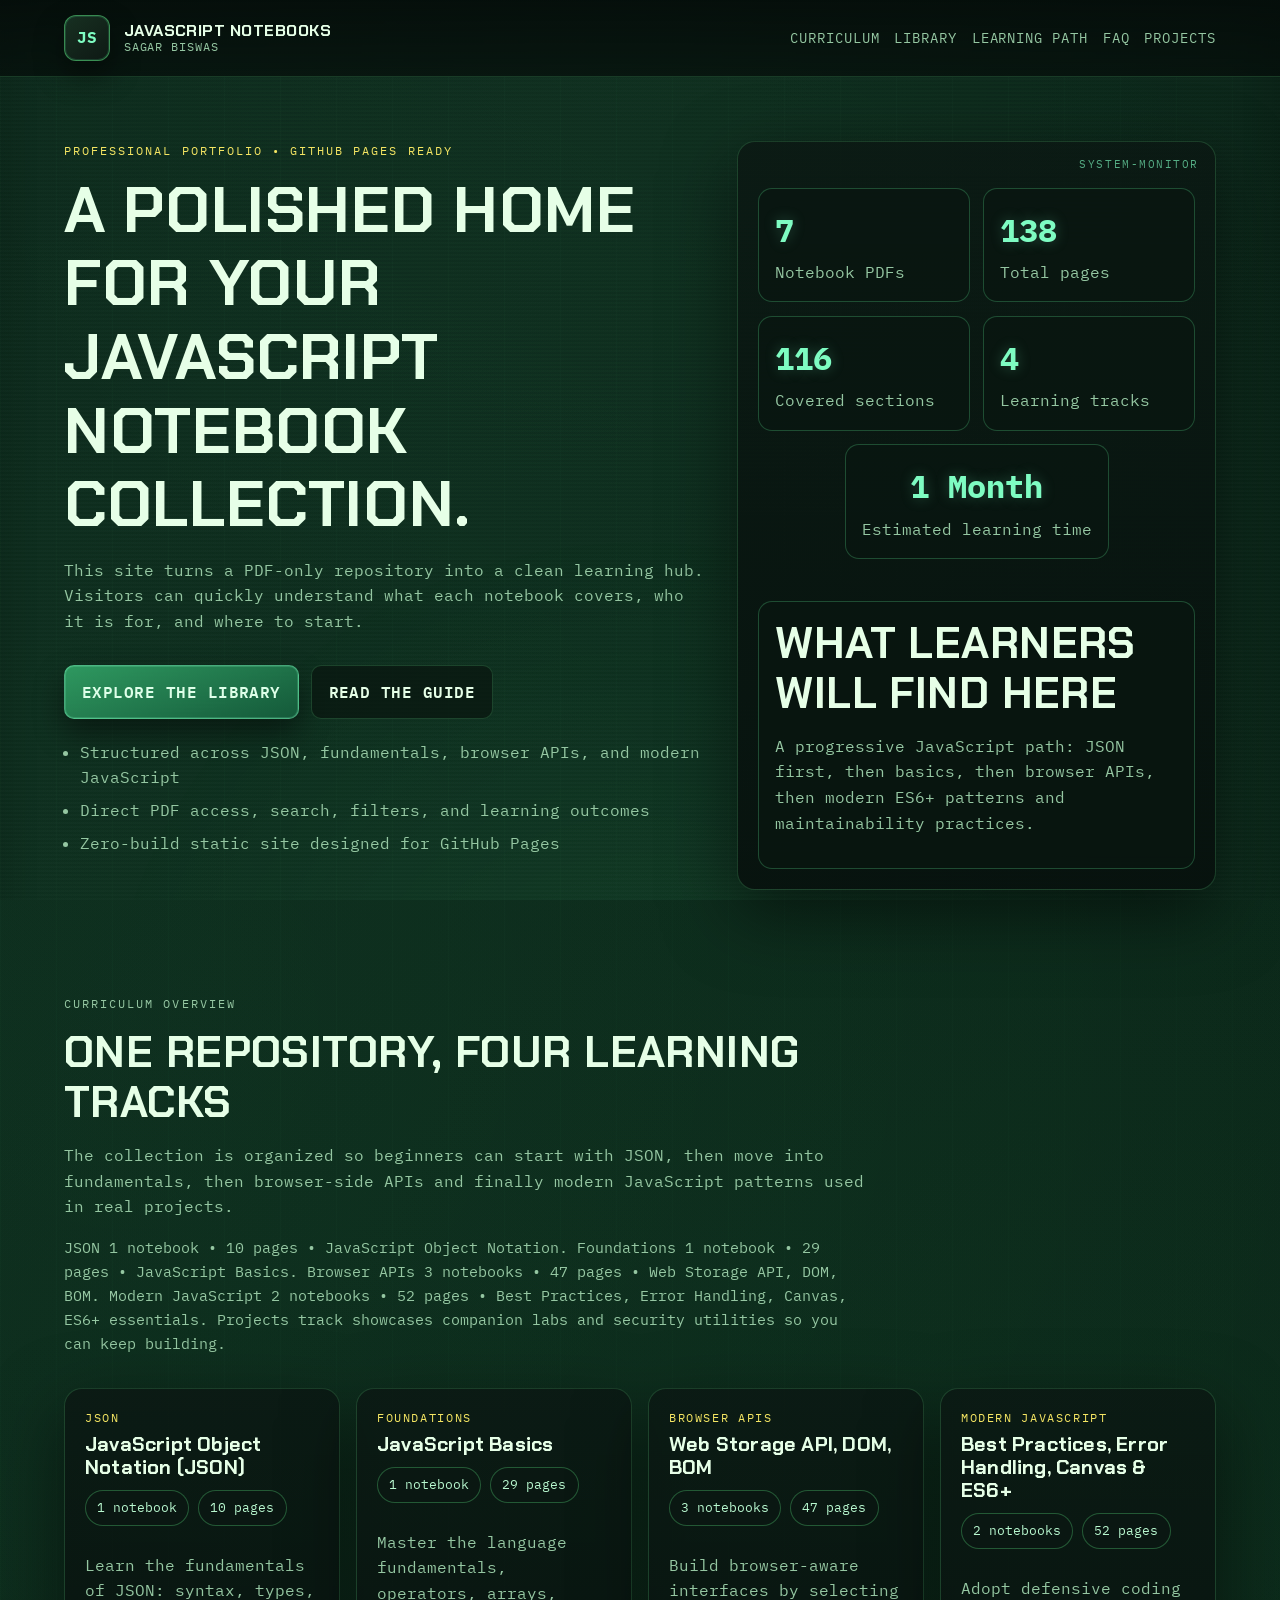
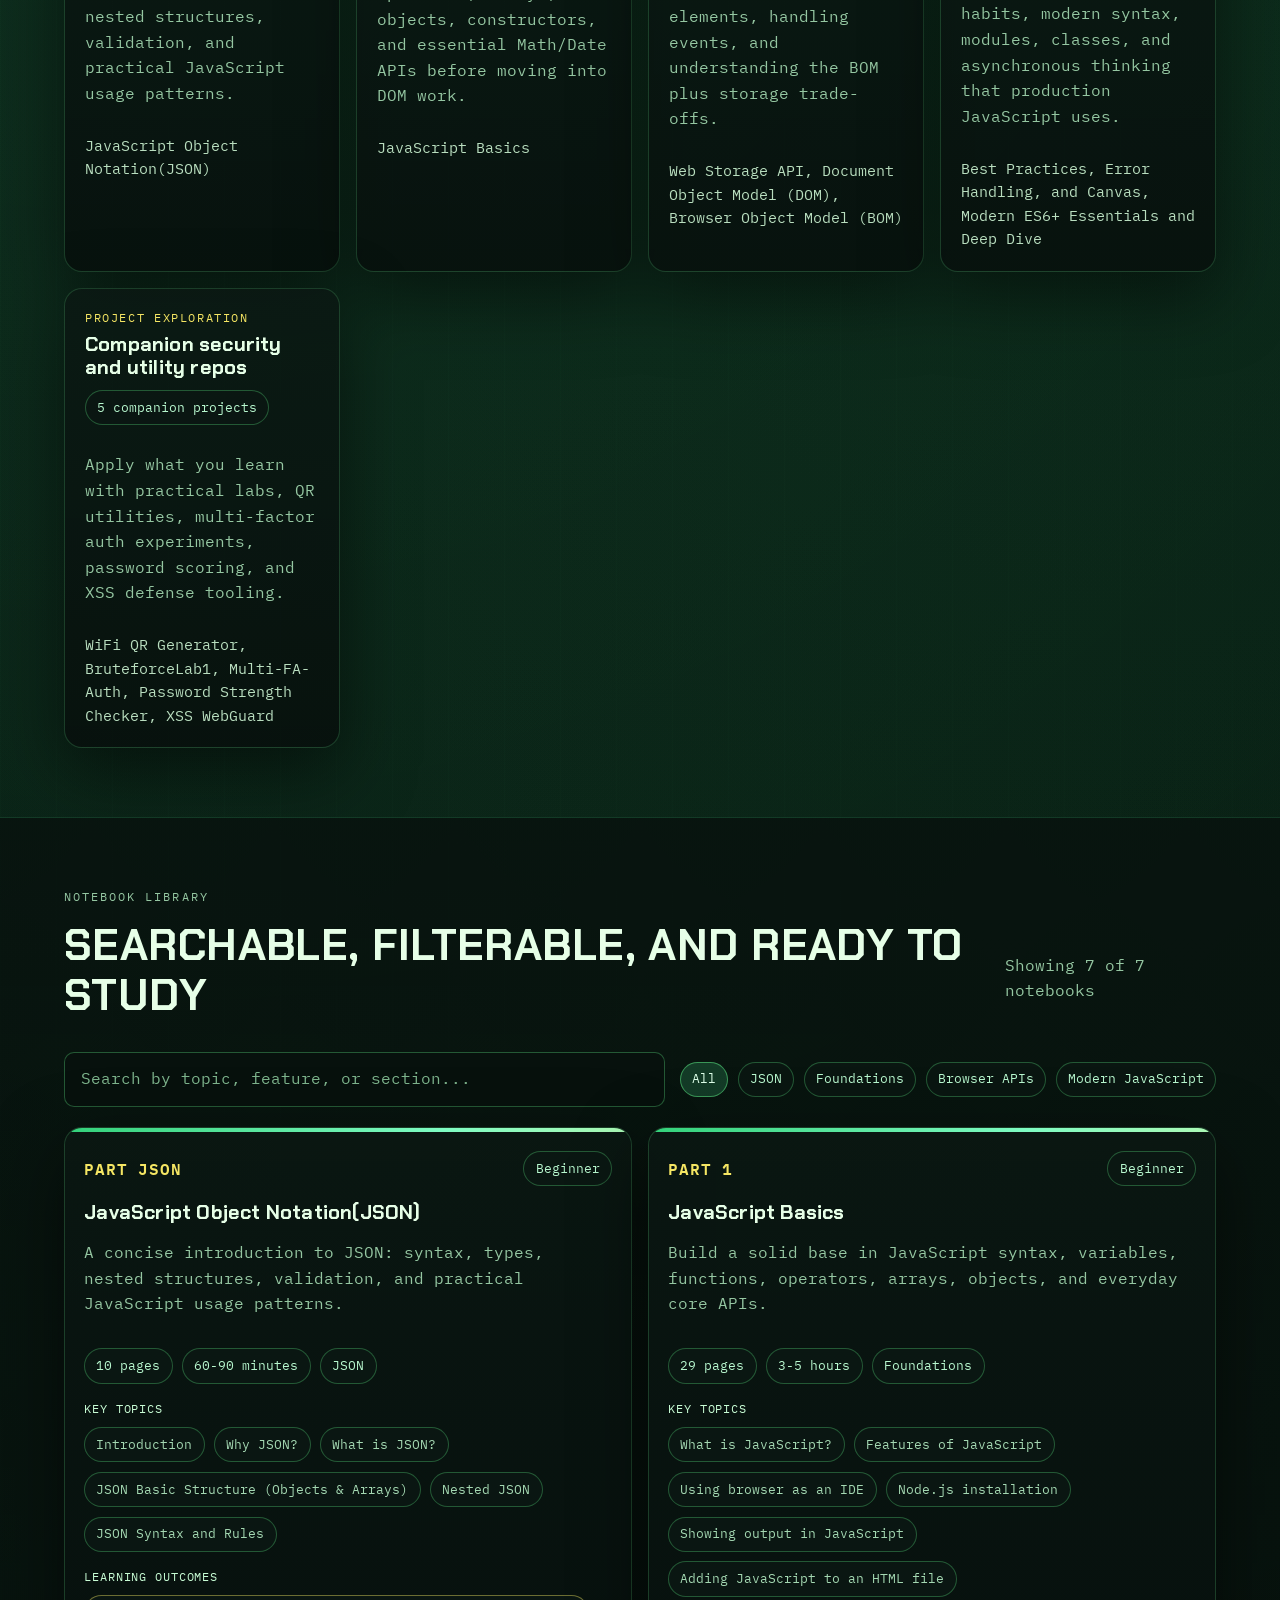
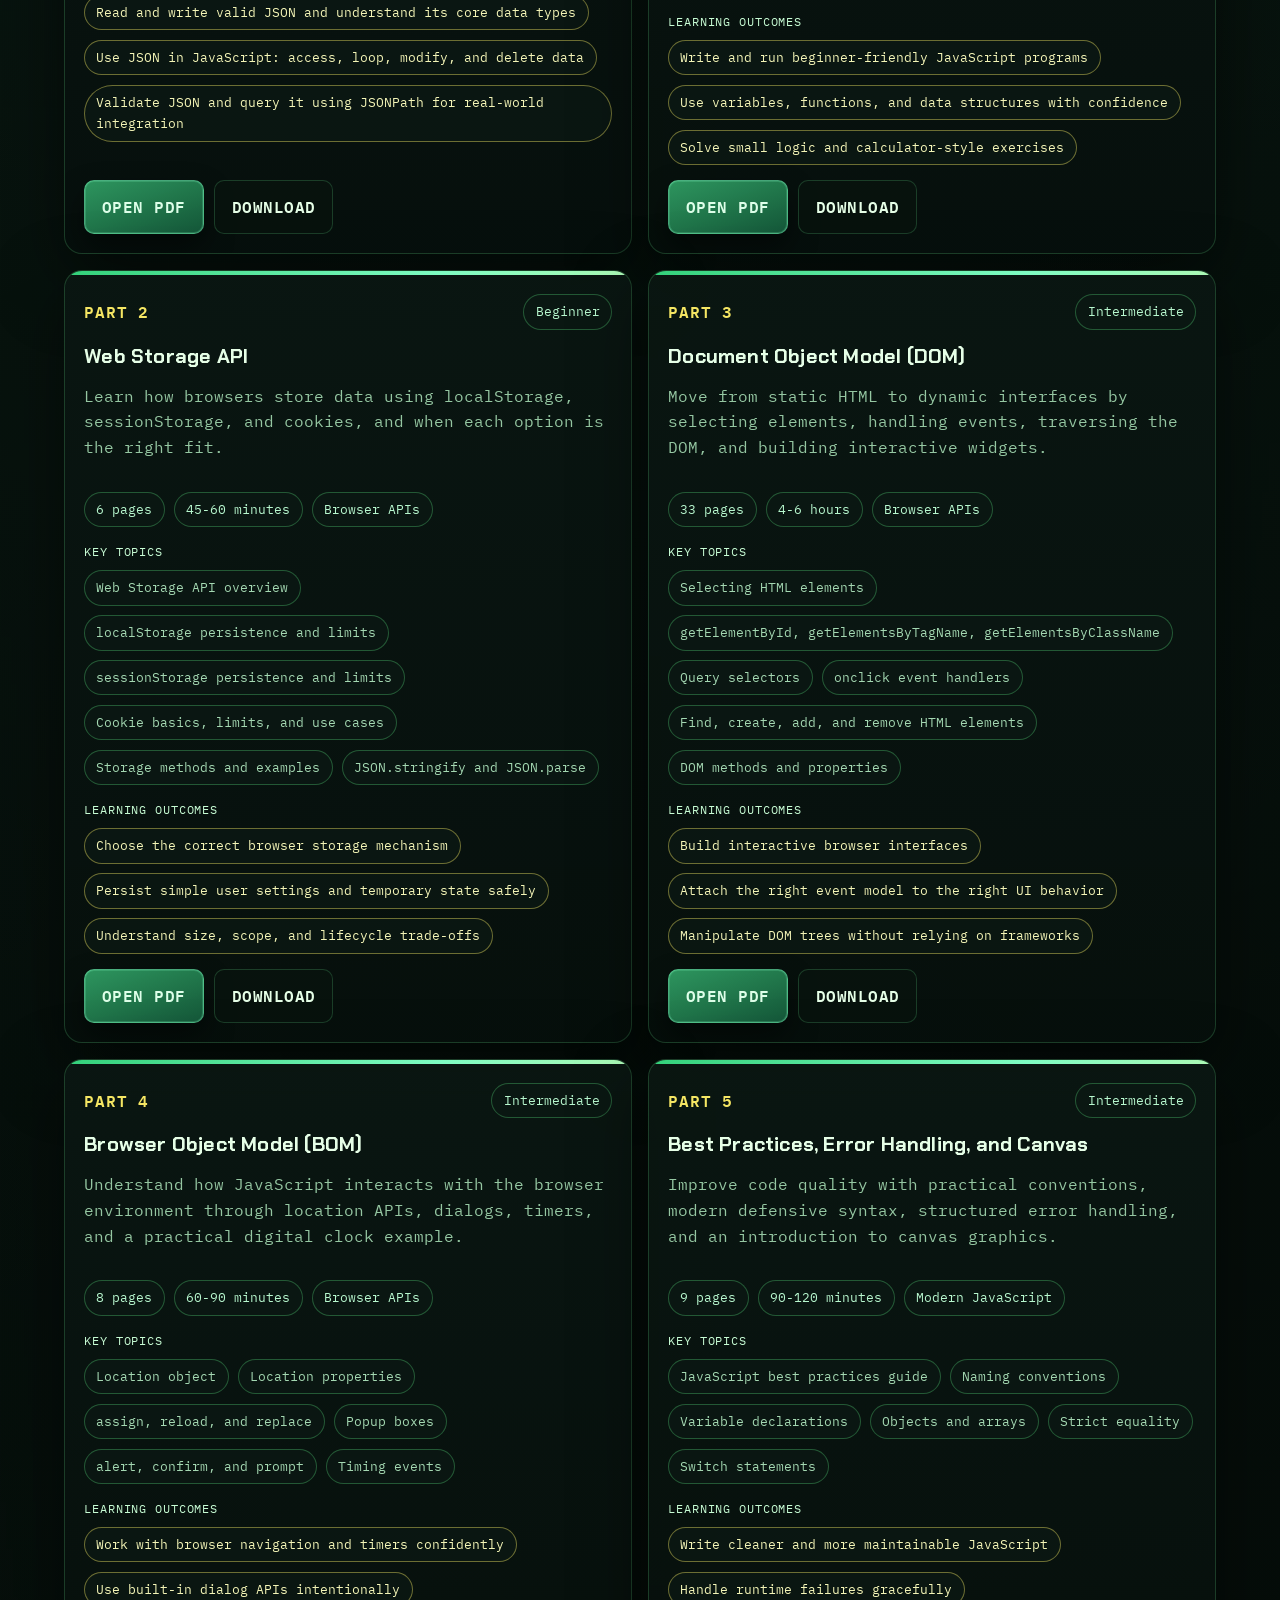
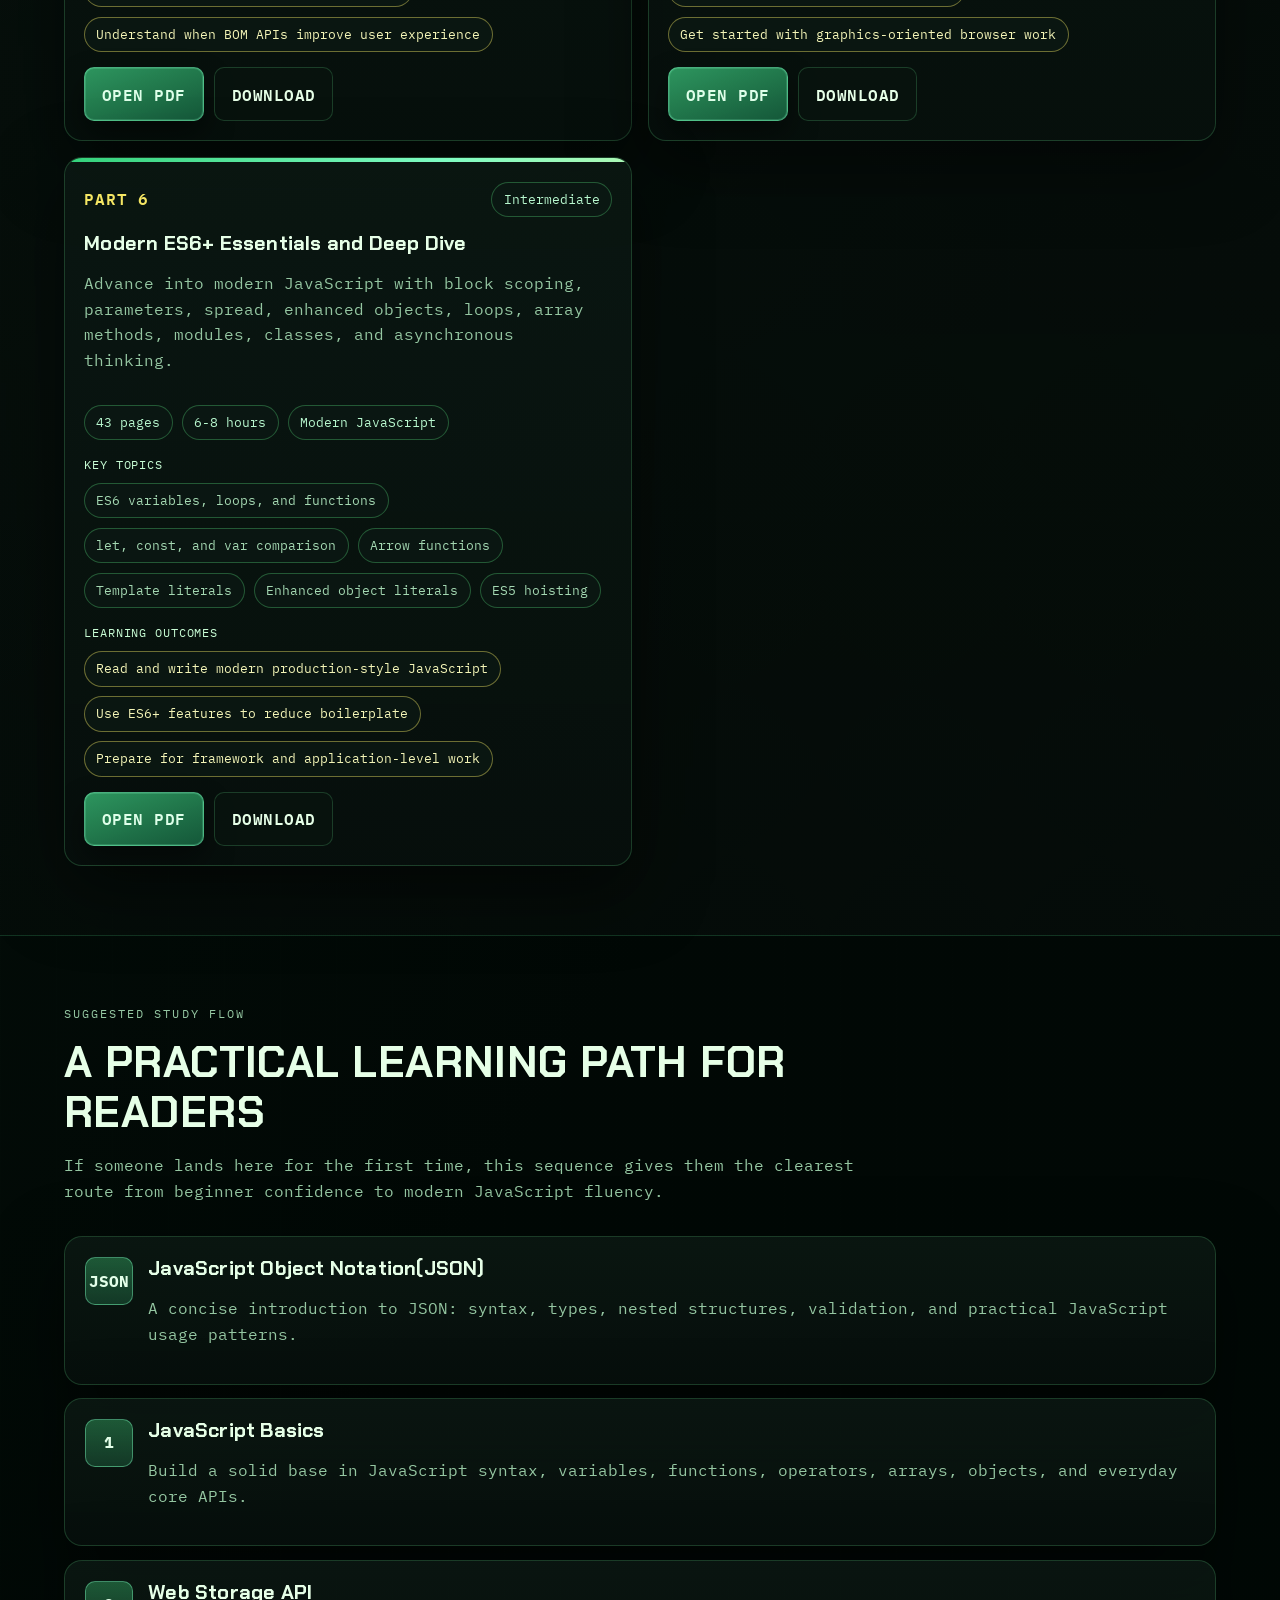
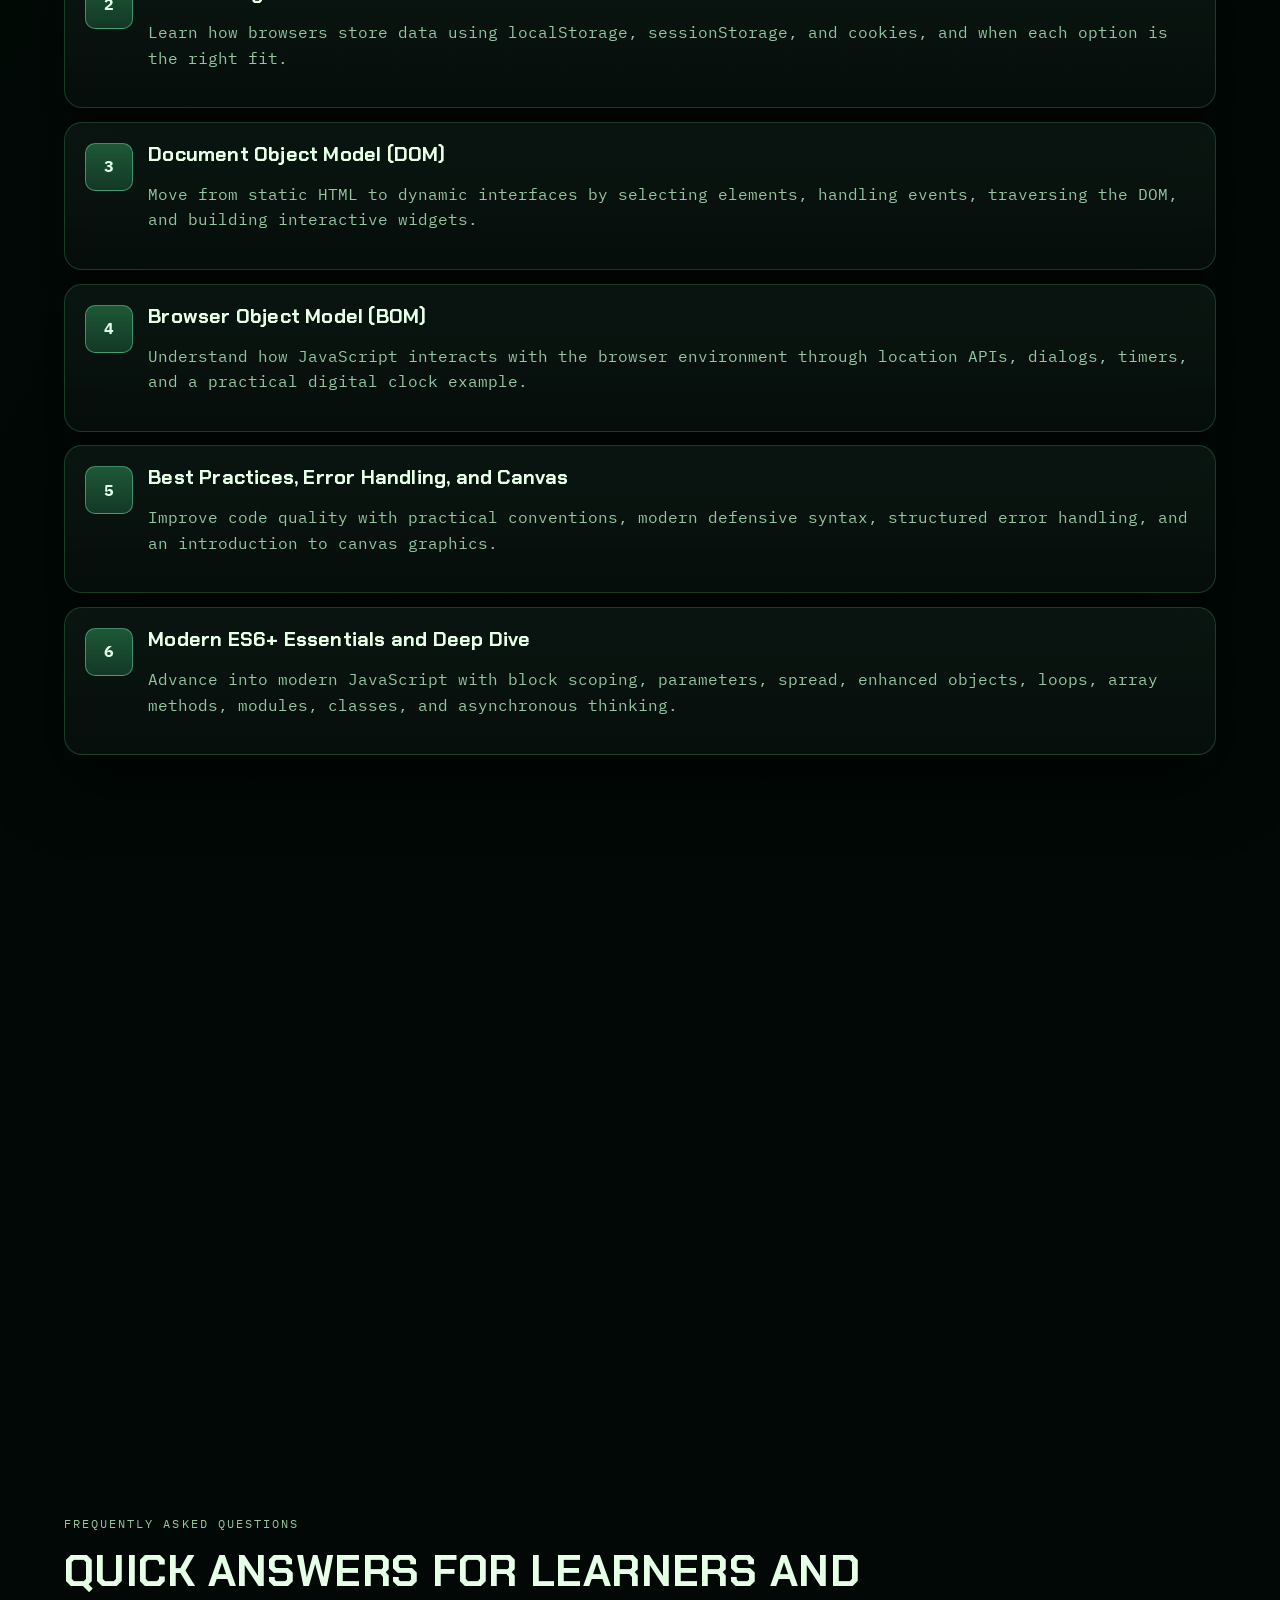
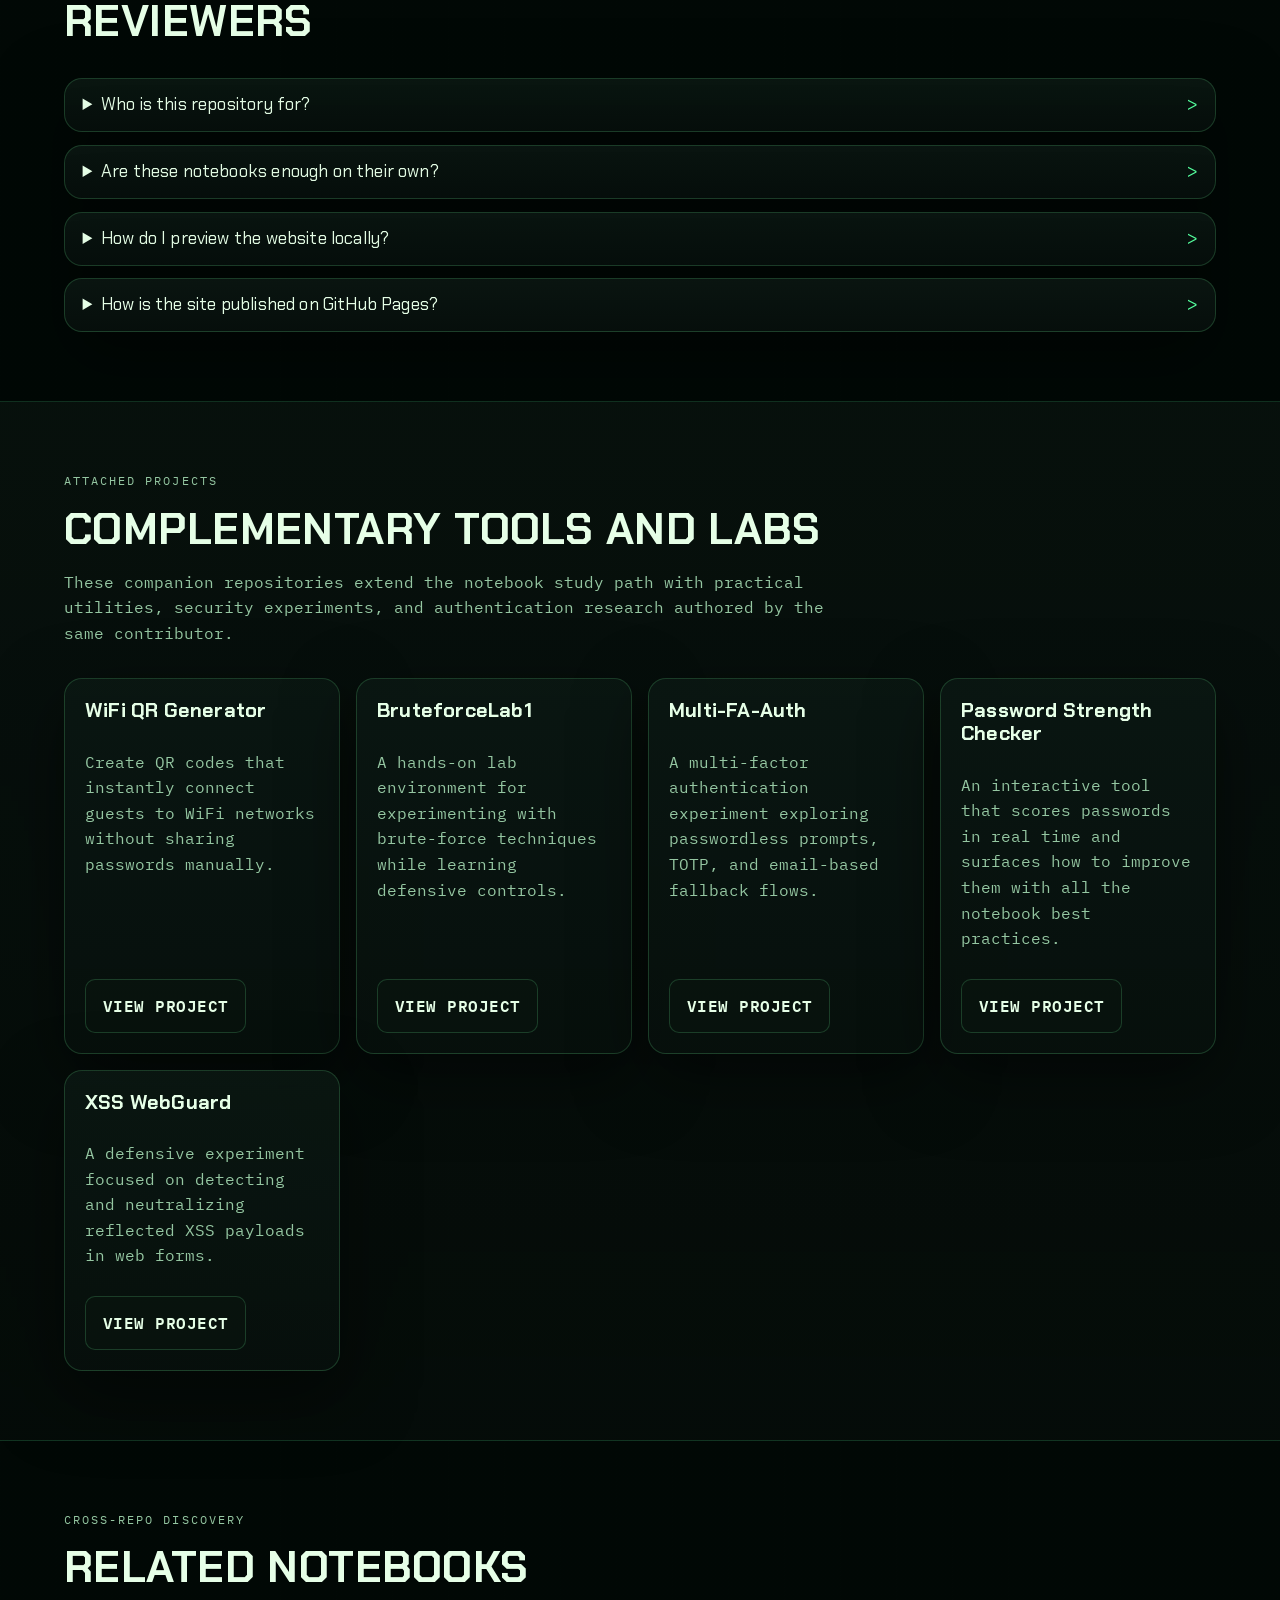
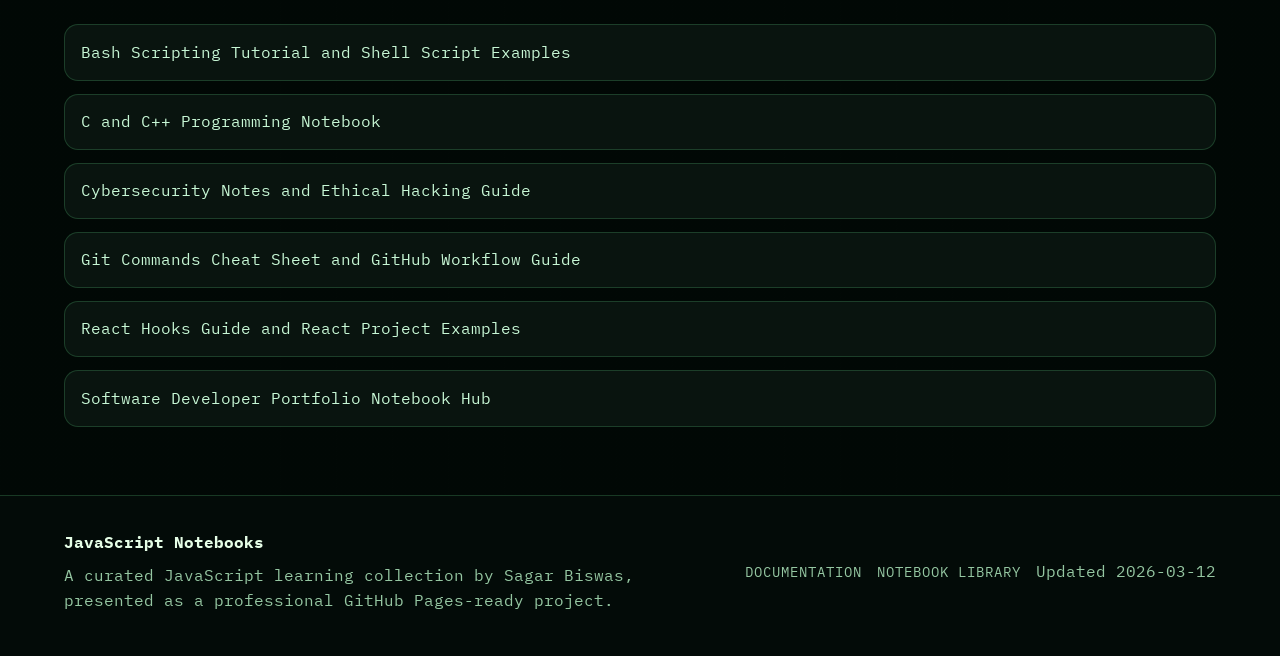
<file: index.html>
<!DOCTYPE html>
<html lang="en">

<head>
    <meta charset="UTF-8" />
    <meta name="viewport" content="width=device-width, initial-scale=1.0" />
    <title>JavaScript Notebooks | Sagar Biswas</title>
    <meta name="description"
        content="Professional GitHub Pages showcase for seven JavaScript notebooks covering fundamentals, JSON, DOM, BOM, browser storage, best practices, canvas, and ES6+ topics." />
    <meta name="keywords"
        content="JavaScript notebooks, JavaScript PDF notes, JSON, DOM, BOM, ES6, web storage, GitHub Pages" />
    <meta name="author" content="Sagar Biswas" />
    <meta name="robots" content="index, follow" />
    <meta property="og:title" content="JavaScript Notebooks | Sagar Biswas" />
    <meta property="og:description"
        content="Explore a structured JavaScript learning collection with curriculum overviews, searchable notebook cards, and direct access to every PDF." />
    <meta property="og:type" content="website" />
    <meta property="og:url" content="https://sagarbiswas-multihat.github.io/JavaScript-Notebooks/" />
    <meta property="og:image" content="https://sagarbiswas-multihat.github.io/assets/og-preview.svg" />
    <meta property="og:image:alt" content="JavaScript Notebooks by Sagar Biswas" />
    <meta name="twitter:card" content="summary_large_image" />
    <meta name="twitter:title" content="JavaScript Notebooks | Sagar Biswas" />
    <meta name="twitter:description"
        content="Explore seven JavaScript notebooks covering fundamentals, JSON, DOM, BOM, web storage, and modern ES6+ topics." />
    <meta name="twitter:image" content="https://sagarbiswas-multihat.github.io/assets/og-preview.svg" />
    <meta name="theme-color" content="#040a08" />
    <link rel="canonical" href="https://sagarbiswas-multihat.github.io/JavaScript-Notebooks/" />
    <link rel="alternate" type="application/atom+xml" title="JavaScript Notebooks — Sagar Biswas"
        href="https://sagarbiswas-multihat.github.io/JavaScript-Notebooks/feed.xml" />
    <link rel="icon" href="assets/favicon.svg" type="image/svg+xml" />
    <link rel="manifest" href="site.webmanifest" />
    <link rel="preconnect" href="https://fonts.googleapis.com" />
    <link rel="preconnect" href="https://fonts.gstatic.com" crossorigin />
    <link
        href="https://fonts.googleapis.com/css2?family=Chakra+Petch:wght@400;500;600;700&family=IBM+Plex+Mono:wght@400;500;600;700&display=swap"
        rel="stylesheet" />
    <link rel="preload" href="data/notebooks.json" as="fetch" />
    <link rel="preload" href="styles.css" as="style" />
    <link rel="stylesheet" href="styles.css" />
    <script type="application/ld+json">
      {
        "@context": "https://schema.org",
        "@type": "CollectionPage",
        "name": "JavaScript Notebooks",
        "author": {
          "@type": "Person",
          "name": "Sagar Biswas"
        },
        "description": "A curated JavaScript learning collection published as PDF notebooks and presented through a GitHub Pages portfolio site.",
        "about": ["JavaScript", "JSON", "DOM", "BOM", "Web Storage API", "ES6", "Canvas"]
      }
    </script>
</head>

<body>
    <a class="skip-link" href="#main-content">Skip to content</a>

    <header class="site-header">
        <div class="container nav-shell">
            <a class="brand" href="#top" aria-label="JavaScript Notebooks home">
                <span class="brand-mark">JS</span>
                <span>
                    <strong>JavaScript Notebooks</strong>
                    <small>Sagar Biswas</small>
                </span>
            </a>

            <nav class="site-nav" aria-label="Primary navigation">
                <a href="#curriculum">Curriculum</a>
                <a href="#library">Library</a>
                <a href="#learning-path">Learning Path</a>
                <a href="#faq">FAQ</a>
                <a href="#projects">Projects</a>
            </nav>
        </div>
    </header>

    <main id="main-content">
        <section class="hero" id="top">
            <div class="container hero-grid">
                <div class="hero-copy">
                    <p class="eyebrow">Professional portfolio • GitHub Pages ready</p>
                    <h1>A polished home for your JavaScript notebook collection.</h1>
                    <p class="hero-text">
                        This site turns a PDF-only repository into a clean learning hub. Visitors can quickly
                        understand what each notebook covers, who it is for, and where to start.
                    </p>

                    <div class="hero-actions">
                        <a class="button button-primary" href="#library">Explore the library</a>
                        <a class="button button-secondary" href="README.md">Read the guide</a>
                    </div>

                    <ul class="hero-points" aria-label="Highlights">
                        <li>Structured across JSON, fundamentals, browser APIs, and modern JavaScript</li>
                        <li>Direct PDF access, search, filters, and learning outcomes</li>
                        <li>Zero-build static site designed for GitHub Pages</li>
                    </ul>
                </div>

                <aside class="hero-panel" aria-label="Collection snapshot">
                    <br>
                    <div class="stats-grid" id="stats-grid">
                        <article>
                            <span class="stat-value" id="stat-notebooks">7</span>
                            <span class="stat-label">Notebook PDFs</span>
                        </article>
                        <article>
                            <span class="stat-value" id="stat-pages">138</span>
                            <span class="stat-label">Total pages</span>
                        </article>
                        <article>
                            <span class="stat-value" id="stat-sections">116</span>
                            <span class="stat-label">Covered sections</span>
                        </article>
                        <article>
                            <span class="stat-value" id="stat-tracks">4</span>
                            <span class="stat-label">Learning tracks</span>
                        </article>
                        <div style="grid-column: span 2; display: flex; justify-content: center;">
                            <article>
                                <span class="stat-value" id="stat-duration" style="text-align: center;">1 Month</span>
                                <span class="stat-label">Estimated learning time</span>
                            </article>
                        </div>
                    </div>
                    <br>

                    <div class="focus-box">
                        <h2>What learners will find here</h2>
                        <p>
                            A progressive JavaScript path: JSON first, then basics, then browser APIs, then modern ES6+
                            patterns and maintainability practices.
                        </p>
                    </div>
                </aside>
            </div>
        </section>

        <section class="section" id="curriculum">
            <div class="container">
                <div class="section-heading">
                    <p class="eyebrow">Curriculum overview</p>
                    <h2>One repository, four learning tracks</h2>
                    <p>
                        The collection is organized so beginners can start with JSON, then move into fundamentals, then
                        browser-side APIs and finally modern JavaScript patterns used in real projects.
                    </p>
                    <p class="curriculum-helper">
                        JSON 1 notebook • 10 pages • JavaScript Object Notation. Foundations 1 notebook • 29 pages •
                        JavaScript Basics. Browser APIs 3 notebooks • 47 pages • Web
                        Storage API, DOM, BOM. Modern JavaScript 2 notebooks • 52 pages • Best Practices, Error
                        Handling, Canvas, ES6+ essentials. Projects track showcases companion labs and security
                        utilities so you can keep building.
                    </p>
                </div>
                <div class="track-grid" id="track-grid"></div>
            </div>
        </section>

        <section class="section section-alt" id="library">
            <div class="container">
                <div class="section-heading split-heading">
                    <div>
                        <p class="eyebrow">Notebook library</p>
                        <h2>Searchable, filterable, and ready to study</h2>
                    </div>
                    <p id="results-count" class="results-count">Showing all notebooks</p>
                </div>

                <div class="toolbar" role="search">
                    <label class="search-field" for="search-input">
                        <span class="visually-hidden">Search notebooks</span>
                        <input id="search-input" type="search" placeholder="Search by topic, feature, or section..."
                            autocomplete="off" />
                    </label>

                    <div class="filter-group" id="filter-group" aria-label="Notebook categories"></div>
                </div>

                <div class="card-grid" id="notebook-grid" aria-live="polite"></div>
                <noscript>
                    <p class="notice">
                        JavaScript is required for the interactive catalog. The PDFs are still available in
                        the repository root.
                    </p>
                </noscript>
            </div>
        </section>

        <section class="section" id="learning-path">
            <div class="container">
                <div class="section-heading">
                    <p class="eyebrow">Suggested study flow</p>
                    <h2>A practical learning path for readers</h2>
                    <p>
                        If someone lands here for the first time, this sequence gives them the clearest route
                        from beginner confidence to modern JavaScript fluency.
                    </p>
                </div>

                <div class="timeline" id="timeline"></div>
            </div>
        </section>

        <section class="section section-alt" id="repository-quality">
            <div class="container">
                <div class="section-heading">
                    <p class="eyebrow">Why this repository now feels professional</p>
                    <h2>More than a file dump</h2>
                    <p>
                        The repository now includes a discoverable landing page, clear documentation, and an
                        automated quality gate so the collection is easier to trust, browse, and maintain.
                    </p>
                </div>

                <div class="value-grid">
                    <article class="value-card">
                        <h3>Clear positioning</h3>
                        <p>
                            Visitors immediately see what the collection contains, what level it serves, and how
                            to move through it in order.
                        </p>
                    </article>
                    <article class="value-card">
                        <h3>Better discoverability</h3>
                        <p>
                            The catalog exposes summaries, sections, outcomes, and direct PDF links without
                            making users open every file blindly.
                        </p>
                    </article>
                    <article class="value-card">
                        <h3>Automated quality checks</h3>
                        <p>
                            A GitHub Actions workflow validates the site, documentation, and file references so
                            future changes stay reliable.
                        </p>
                    </article>
                </div>
            </div>
        </section>

        <section class="section" id="faq">
            <div class="container">
                <div class="section-heading">
                    <p class="eyebrow">Frequently asked questions</p>
                    <h2>Quick answers for learners and reviewers</h2>
                </div>

                <div class="faq-list">
                    <details>
                        <summary>Who is this repository for?</summary>
                        <p>
                            It is best suited for beginners and early-intermediate learners who want a structured
                            JavaScript path with examples and browser-focused practice.
                        </p>
                    </details>
                    <details>
                        <summary>Are these notebooks enough on their own?</summary>
                        <p>
                            They are strong study material for concepts and examples. For mastery, readers should
                            pair them with hands-on mini projects and browser experimentation.
                        </p>
                    </details>
                    <details>
                        <summary>How do I preview the website locally?</summary>
                        <p>
                            Serve the repository with any static server, such as Python's built-in HTTP server,
                            so the catalog can load the structured notebook data correctly.
                        </p>
                    </details>
                    <details>
                        <summary>How is the site published on GitHub Pages?</summary>
                        <p>
                            The repository is prepared for branch-based GitHub Pages hosting. Enable Pages from
                            the repository settings and choose the main branch root as the publishing source.
                        </p>
                    </details>
                </div>
            </div>
        </section>

        <section class="section section-alt" id="projects">
            <div class="container">
                <div class="section-heading">
                    <p class="eyebrow">Attached projects</p>
                    <h2>Complementary tools and labs</h2>
                    <p>
                        These companion repositories extend the notebook study path with practical utilities, security
                        experiments, and authentication research authored by the same contributor.
                    </p>
                </div>

                <div class="project-grid">
                    <article class="project-card">
                        <h3>WiFi QR Generator</h3>
                        <p>Create QR codes that instantly connect guests to WiFi networks without sharing passwords
                            manually.</p>
                        <a class="card-link secondary" href="https://github.com/SagarBiswas-MultiHAT/WiFi-QR-Generator"
                            target="_blank" rel="noreferrer">View project</a>
                    </article>
                    <article class="project-card">
                        <h3>BruteforceLab1</h3>
                        <p>A hands-on lab environment for experimenting with brute-force techniques while learning
                            defensive controls.</p>
                        <a class="card-link secondary" href="https://github.com/SagarBiswas-MultiHAT/BruteforceLab1"
                            target="_blank" rel="noreferrer">View project</a>
                    </article>
                    <article class="project-card">
                        <h3>Multi-FA-Auth</h3>
                        <p>A multi-factor authentication experiment exploring passwordless prompts, TOTP, and
                            email-based fallback flows.</p>
                        <a class="card-link secondary" href="https://github.com/SagarBiswas-MultiHAT/Multi-FA-Auth/"
                            target="_blank" rel="noreferrer">View project</a>
                    </article>
                    <article class="project-card">
                        <h3>Password Strength Checker</h3>
                        <p>An interactive tool that scores passwords in real time and surfaces how to improve them with
                            all the notebook best practices.</p>
                        <a class="card-link secondary"
                            href="https://github.com/SagarBiswas-MultiHAT/Password-Strength-Checker" target="_blank"
                            rel="noreferrer">View project</a>
                    </article>
                    <article class="project-card">
                        <h3>XSS WebGuard</h3>
                        <p>A defensive experiment focused on detecting and neutralizing reflected XSS payloads in web
                            forms.</p>
                        <a class="card-link secondary" href="https://github.com/SagarBiswas-MultiHAT/XSS-WebGuard"
                            target="_blank" rel="noreferrer">View project</a>
                    </article>
                </div>
            </div>
        </section>

        <section class="section" id="related-notebooks">
            <div class="container">
                <div class="section-heading">
                    <p class="eyebrow">Cross-repo discovery</p>
                    <h2>Related Notebooks</h2>
                </div>
                <nav aria-label="Related Notebooks">
                    <ul class="related-list">
                        <li><a href="https://sagarbiswas-multihat.github.io/BashScript-Notebooks/">Bash Scripting
                                Tutorial and Shell Script Examples</a></li>
                        <li><a href="https://sagarbiswas-multihat.github.io/C_Cpp-Notebooks/">C and C++ Programming
                                Notebook</a></li>
                        <li><a href="https://sagarbiswas-multihat.github.io/Cybersecurity-Notebooks/">Cybersecurity
                                Notes and Ethical Hacking Guide</a></li>
                        <li><a href="https://sagarbiswas-multihat.github.io/GIT_and_GitHub-Notebooks/">Git Commands
                                Cheat Sheet and GitHub Workflow Guide</a></li>
                        <li><a href="https://sagarbiswas-multihat.github.io/React-Notebooks/">React Hooks Guide and
                                React Project Examples</a></li>
                        <li><a href="https://sagarbiswas-multihat.github.io/notebooks/">Software Developer Portfolio
                                Notebook Hub</a></li>
                    </ul>
                </nav>
            </div>
        </section>
    </main>

    <footer class="site-footer">
        <div class="container footer-shell">
            <div>
                <strong>JavaScript Notebooks</strong>
                <p class="footer-copy">
                    A curated JavaScript learning collection by Sagar Biswas, presented as a professional
                    GitHub Pages-ready project.
                </p>
            </div>
            <div class="footer-meta">
                <a href="README.md">Documentation</a>
                <a href="#library">Notebook library</a>
                <span id="current-year"></span>
            </div>
        </div>
    </footer>

    <script src="script.js" defer></script>
</body>

</html>
</file>
<file: styles.css>
:root {
    --bg-main: #030806;
    --bg-elevated: #08120e;
    --bg-soft: #0c1a15;
    --panel: rgba(11, 24, 19, 0.82);
    --panel-strong: rgba(8, 18, 14, 0.95);
    --text: #e6ffe7;
    --muted: #95c7a2;
    --line: rgba(64, 145, 89, 0.35);
    --line-strong: rgba(90, 226, 128, 0.55);
    --accent: #55ff9e;
    --accent-strong: #33d17a;
    --accent-hot: #7efcc2;
    --danger: #ff5c73;
    --warning: #f5e663;
    --shadow: 0 24px 70px rgba(0, 0, 0, 0.5);
    --radius-xl: 24px;
    --radius-lg: 18px;
    --radius-md: 14px;
    --radius-sm: 10px;
    --container: 1180px;
    --transition: 220ms ease;
}

* {
    box-sizing: border-box;
}

html {
    scroll-behavior: smooth;
}

body {
    margin: 0;
    color: var(--text);
    font-family: "IBM Plex Mono", "Consolas", "Liberation Mono", monospace;
    line-height: 1.6;
    background:
        radial-gradient(circle at 10% 10%, rgba(80, 255, 160, 0.08), transparent 36%),
        radial-gradient(circle at 88% 16%, rgba(61, 213, 124, 0.09), transparent 30%),
        linear-gradient(120deg, rgba(13, 44, 31, 0.45), rgba(1, 8, 5, 0.95) 55%),
        repeating-linear-gradient(90deg, rgba(101, 230, 147, 0.04) 0 1px, transparent 1px 56px),
        var(--bg-main);
    position: relative;
    min-height: 100vh;
}

/* Ambient CRT glow and scanline pass. */
body::before,
body::after {
    content: "";
    position: fixed;
    inset: 0;
    pointer-events: none;
    z-index: 0;
}

body::before {
    background:
        radial-gradient(circle at 50% 0%, rgba(85, 255, 158, 0.08), transparent 62%),
        linear-gradient(transparent 50%, rgba(19, 33, 27, 0.28) 50%);
    background-size: 100% 100%, 100% 4px;
    mix-blend-mode: screen;
    opacity: 0.42;
}

body::after {
    background:
        linear-gradient(90deg, rgba(0, 0, 0, 0.18), transparent 3%, transparent 97%, rgba(0, 0, 0, 0.18)),
        radial-gradient(circle at 50% 120%, rgba(85, 255, 158, 0.12), transparent 45%);
    opacity: 0.55;
}

main,
.site-header,
.site-footer {
    position: relative;
    z-index: 1;
}

img {
    max-width: 100%;
}

a {
    color: inherit;
    text-decoration: none;
}

button,
input {
    font: inherit;
}

:focus-visible {
    outline: 2px solid var(--accent);
    outline-offset: 2px;
}

.skip-link,
.visually-hidden {
    position: absolute;
    clip: rect(0 0 0 0);
    clip-path: inset(50%);
    width: 1px;
    height: 1px;
    overflow: hidden;
    white-space: nowrap;
}

.skip-link:focus {
    clip: auto;
    clip-path: none;
    width: auto;
    height: auto;
    padding: 0.7rem 1rem;
    background: #d8ffe8;
    color: #02220f;
    left: 1rem;
    top: 1rem;
    z-index: 999;
    border-radius: 10px;
}

.container {
    width: 90%;
    margin: 0 auto;
}

.site-header {
    position: sticky;
    top: 0;
    z-index: 60;
    backdrop-filter: blur(8px);
    border-bottom: 1px solid var(--line);
    background: linear-gradient(180deg, rgba(5, 13, 10, 0.94), rgba(5, 13, 10, 0.72));
}

.nav-shell,
.footer-shell {
    display: flex;
    align-items: center;
    justify-content: space-between;
    gap: 1.5rem;
}

.nav-shell {
    min-height: 76px;
}

.brand {
    display: inline-flex;
    align-items: center;
    gap: 0.85rem;
}

.brand strong,
.brand small {
    display: block;
    line-height: 1.2;
}

.brand strong {
    font-family: "Chakra Petch", "Trebuchet MS", sans-serif;
    letter-spacing: 0.03em;
    text-transform: uppercase;
}

.brand small {
    color: var(--muted);
    font-size: 0.75rem;
    letter-spacing: 0.08em;
    text-transform: uppercase;
}

.brand-mark {
    display: grid;
    place-items: center;
    width: 46px;
    height: 46px;
    border-radius: 12px;
    background:
        linear-gradient(140deg, rgba(24, 50, 35, 0.92), rgba(14, 25, 20, 0.96)),
        var(--bg-soft);
    border: 1px solid var(--line-strong);
    color: var(--accent-hot);
    font-weight: 700;
    box-shadow: inset 0 0 0 1px rgba(85, 255, 158, 0.15), 0 14px 30px rgba(0, 0, 0, 0.42);
}

.site-nav {
    display: flex;
    align-items: center;
    flex-wrap: wrap;
    gap: 0.9rem;
}

.site-nav a,
.footer-meta a {
    color: var(--muted);
    font-size: 0.88rem;
    letter-spacing: 0.07em;
    text-transform: uppercase;
    transition: color var(--transition), text-shadow var(--transition);
}

.site-nav a:hover,
.site-nav a:focus-visible,
.footer-meta a:hover,
.footer-meta a:focus-visible {
    color: var(--accent-hot);
    text-shadow: 0 0 12px rgba(85, 255, 158, 0.35);
}

.hero {
    padding: 4rem 0 2.2rem;
}

.section {
    padding: 4.3rem 0;
}

.section-alt {
    border-top: 1px solid rgba(85, 255, 158, 0.15);
    border-bottom: 1px solid rgba(85, 255, 158, 0.15);
    background: linear-gradient(180deg, rgba(8, 18, 14, 0.85), rgba(8, 15, 12, 0.58));
}

.hero-grid {
    display: grid;
    grid-template-columns: minmax(0, 1.15fr) minmax(300px, 0.85fr);
    gap: 1.6rem;
    align-items: stretch;
}

.eyebrow {
    margin: 0 0 0.85rem;
    font-size: 0.75rem;
    letter-spacing: 0.17em;
    text-transform: uppercase;
    color: var(--warning);
}

h1,
h2,
h3,
summary {
    font-family: "Chakra Petch", "Trebuchet MS", sans-serif;
    letter-spacing: 0.01em;
    line-height: 1.15;
    margin-top: 0;
}

h1 {
    margin-bottom: 0;
    font-size: clamp(2.35rem, 5vw, 4.6rem);
    text-transform: uppercase;
}

h2 {
    font-size: clamp(1.8rem, 3.4vw, 3rem);
    text-transform: uppercase;
    margin-bottom: 0;
}

h3 {
    font-size: 1.25rem;
    margin: 0;
}

.hero-text,
.section-heading p,
.card-copy,
.value-card p,
.faq-list p,
.footer-copy,
.focus-box p,
.track-description,
.project-card p,
.notice p,
.timeline-item p,
.curriculum-helper {
    color: var(--muted);
}

.hero-actions {
    display: flex;
    flex-wrap: wrap;
    gap: 0.75rem;
    margin: 1.9rem 0 1.3rem;
}

.button,
.card-link {
    display: inline-flex;
    align-items: center;
    justify-content: center;
    min-height: 46px;
    padding: 0.82rem 1.05rem;
    border-radius: 10px;
    border: 1px solid transparent;
    font-weight: 600;
    letter-spacing: 0.03em;
    text-transform: uppercase;
    transition: transform var(--transition), box-shadow var(--transition), border-color var(--transition), background var(--transition);
}

.button:hover,
.button:focus-visible,
.card-link:hover,
.card-link:focus-visible,
.filter-button:hover,
.filter-button:focus-visible {
    transform: translateY(-1px);
}

.button-primary,
.card-link.primary {
    background: linear-gradient(160deg, rgba(50, 164, 103, 0.9), rgba(21, 91, 59, 0.96));
    border-color: rgba(126, 252, 194, 0.45);
    color: #deffe9;
    box-shadow: inset 0 0 0 1px rgba(134, 255, 200, 0.18), 0 14px 30px rgba(0, 0, 0, 0.45);
}

.button-secondary,
.card-link.secondary {
    background: rgba(9, 20, 15, 0.7);
    border-color: var(--line);
    color: var(--text);
}

.hero-points {
    margin: 0;
    padding-left: 1rem;
    color: var(--muted);
}

.hero-points li+li {
    margin-top: 0.45rem;
}

.hero-panel,
.track-card,
.notebook-card,
.value-card,
.notice,
.faq-list details,
.timeline-item,
.project-card {
    border-radius: var(--radius-lg);
    border: 1px solid var(--line);
    background: linear-gradient(180deg, rgba(11, 24, 19, 0.86), rgba(7, 16, 13, 0.9));
    box-shadow: var(--shadow);
}

.hero-panel {
    padding: 1.25rem;
    position: relative;
    overflow: hidden;
}

.hero-panel::before {
    content: "system-monitor";
    position: absolute;
    top: 0.9rem;
    right: 1rem;
    font-size: 0.69rem;
    letter-spacing: 0.14em;
    text-transform: uppercase;
    color: rgba(126, 252, 194, 0.65);
}

.stats-grid {
    display: grid;
    grid-template-columns: repeat(2, minmax(0, 1fr));
    gap: 0.85rem;
}

.stats-grid article,
.focus-box {
    border-radius: var(--radius-md);
    border: 1px solid rgba(98, 240, 153, 0.25);
    background: rgba(10, 22, 17, 0.78);
    padding: 1rem;
}

.stat-value {
    display: block;
    font-size: 2rem;
    font-weight: 700;
    color: var(--accent-hot);
    text-shadow: 0 0 14px rgba(126, 252, 194, 0.25);
}

.stat-label {
    display: block;
    margin-top: 0.25rem;
    color: var(--muted);
}

.focus-box {
    margin-top: 1rem;
}

.section-heading {
    max-width: 70%;
    margin-bottom: 2rem;
}

.curriculum-helper {
    margin-top: 0.5rem;
    font-size: 0.94rem;
}

.split-heading {
    max-width: none;
    display: flex;
    align-items: end;
    justify-content: space-between;
    gap: 1rem;
}

.results-count {
    color: var(--muted);
}

.track-grid,
.card-grid,
.value-grid,
.project-grid {
    display: grid;
    gap: 1rem;
}

.track-grid,
.value-grid,
.project-grid {
    grid-template-columns: repeat(4, minmax(0, 1fr));
}

.track-card,
.value-card,
.timeline-item,
.notebook-card,
.project-card {
    overflow: hidden;
}

.track-card,
.value-card,
.timeline-item,
.project-card {
    padding: 1.25rem;
}

.track-card {
    min-height: 270px;
    display: flex;
    flex-direction: column;
    gap: 0.7rem;
}

.track-card-head {
    display: flex;
    flex-direction: column;
    gap: 0.35rem;
}

.track-eyebrow {
    margin: 0;
    font-size: 0.72rem;
    letter-spacing: 0.14em;
    text-transform: uppercase;
    color: var(--warning);
}

.track-metrics {
    display: flex;
    flex-wrap: wrap;
    gap: 0.55rem;
}

.track-metrics span,
.meta-pill,
.section-pill,
.outcome-pill,
.filter-button {
    display: inline-flex;
    align-items: center;
    padding: 0.37rem 0.7rem;
    border-radius: 999px;
    border: 1px solid rgba(90, 226, 128, 0.32);
    background: rgba(11, 24, 19, 0.85);
    color: #b8f8cf;
    font-size: 0.84rem;
}

.track-list {
    margin: 0;
    font-size: 0.92rem;
    color: #b9debf;
}

.toolbar {
    display: flex;
    align-items: center;
    justify-content: space-between;
    flex-wrap: wrap;
    gap: 0.9rem;
    margin-bottom: 1.25rem;
}

.search-field {
    flex: 1 1 320px;
}

.search-field input {
    width: 100%;
    min-height: 50px;
    border-radius: 10px;
    border: 1px solid rgba(90, 226, 128, 0.35);
    background: rgba(8, 18, 14, 0.9);
    color: var(--text);
    padding: 0.85rem 1rem;
}

.search-field input::placeholder {
    color: #7eb58d;
}

.filter-group,
.meta-row,
.section-row,
.outcome-row {
    display: flex;
    flex-wrap: wrap;
    gap: 0.6rem;
}

.filter-group {
    justify-content: flex-end;
}

.filter-button {
    cursor: pointer;
    transition: background var(--transition), border-color var(--transition), color var(--transition);
}

.filter-button[aria-pressed="true"] {
    border-color: var(--line-strong);
    background: rgba(44, 132, 84, 0.36);
    color: #deffe9;
}

.card-grid {
    grid-template-columns: repeat(2, minmax(0, 1fr));
}

.notebook-card {
    display: flex;
    flex-direction: column;
}

.card-accent {
    height: 4px;
    background: linear-gradient(90deg, var(--accent-strong), var(--accent-hot), #daf6a8, var(--accent-strong));
    background-size: 200% 100%;
    animation: accent-flow 4.5s linear infinite;
}

.card-body {
    display: flex;
    flex-direction: column;
    gap: 0.95rem;
    padding: 1.2rem;
    height: 100%;
}

.card-topline {
    display: flex;
    align-items: center;
    justify-content: space-between;
    gap: 1rem;
}

.card-part {
    color: var(--warning);
    font-weight: 600;
    letter-spacing: 0.05em;
    text-transform: uppercase;
}

.section-title {
    margin: 0 0 0.5rem;
    color: #c8fdd5;
    text-transform: uppercase;
    letter-spacing: 0.07em;
    font-size: 0.78rem;
}

.section-pill {
    color: #a4d8b2;
}

.outcome-pill {
    border-color: rgba(245, 230, 99, 0.42);
    color: #f4f5b7;
}

.card-actions {
    display: flex;
    flex-wrap: wrap;
    gap: 0.65rem;
    margin-top: auto;
}

.timeline {
    display: grid;
    gap: 0.85rem;
}

.timeline-item {
    display: grid;
    grid-template-columns: auto 1fr;
    align-items: start;
    gap: 0.95rem;
}

.timeline-step {
    display: grid;
    place-items: center;
    width: 48px;
    height: 48px;
    border-radius: 10px;
    background: linear-gradient(180deg, rgba(63, 202, 119, 0.38), rgba(22, 65, 44, 0.82));
    border: 1px solid rgba(126, 252, 194, 0.42);
    color: #e3ffe9;
    font-weight: 700;
}

.faq-list {
    display: grid;
    gap: 0.8rem;
}

.faq-list details {
    padding: 1rem 1.1rem;
}

summary {
    cursor: pointer;
    font-size: 1.08rem;
}

summary::-webkit-details-marker {
    display: none;
}

summary::after {
    content: ">";
    float: right;
    color: var(--accent);
}

details[open] summary::after {
    content: "v";
}

.notice {
    padding: 1rem 1.1rem;
}

.project-card {
    min-height: 210px;
    display: flex;
    flex-direction: column;
    gap: 0.7rem;
}

.project-card a {
    margin-top: auto;
    align-self: flex-start;
}

.related-list {
    margin: 0;
    padding: 0;
    list-style: none;
    display: grid;
    gap: 0.8rem;
}

.related-list a {
    display: block;
    border: 1px solid var(--line);
    border-radius: var(--radius-md);
    background: var(--panel);
    padding: 0.9rem 1rem;
    color: #c7f7d5;
    transition: border-color var(--transition), color var(--transition), transform var(--transition);
}

.related-list a:hover,
.related-list a:focus-visible {
    border-color: var(--line-strong);
    color: #ecfff1;
    transform: translateX(3px);
}

.site-footer {
    padding: 2.1rem 0 2.6rem;
    border-top: 1px solid var(--line);
    background: rgba(5, 13, 10, 0.7);
}

.footer-copy {
    max-width: 580px;
    margin: 0.45rem 0 0;
}

.footer-meta {
    display: flex;
    align-items: center;
    justify-content: flex-end;
    flex-wrap: wrap;
    gap: 0.95rem;
    color: var(--muted);
}

/* Shared 404 styling */
.error-shell {
    max-width: 720px;
    margin: 4rem auto;
    text-align: center;
}

.breadcrumbs {
    text-align: left;
    margin-bottom: 1rem;
}

.breadcrumbs ol {
    margin: 0;
    padding-left: 1.15rem;
    color: var(--muted);
}

.breadcrumbs a {
    color: #ccf9d9;
}

.error-title {
    font-size: clamp(2.4rem, 8vw, 4rem);
    margin-bottom: 1rem;
}

.error-actions {
    justify-content: center;
    margin-bottom: 0;
}

/* Progressive reveal for sections and generated cards. */
.reveal {
    opacity: 0;
    transform: translateY(12px);
    transition: opacity 480ms ease, transform 480ms ease;
}

.reveal.is-visible {
    opacity: 1;
    transform: translateY(0);
}

@keyframes accent-flow {
    0% {
        background-position: 0% 50%;
    }

    100% {
        background-position: 200% 50%;
    }
}

@media (max-width: 1040px) {

    .hero-grid,
    .track-grid,
    .value-grid,
    .project-grid,
    .card-grid {
        grid-template-columns: 1fr;
    }

    .split-heading,
    .nav-shell,
    .footer-shell {
        align-items: flex-start;
        flex-direction: column;
    }

    .site-nav,
    .footer-meta {
        justify-content: flex-start;
    }
}

@media (max-width: 720px) {
    .hero {
        padding-top: 3rem;
    }

    .section {
        padding: 3.5rem 0;
    }

    .stats-grid {
        grid-template-columns: 1fr 1fr;
    }

    .timeline-item {
        grid-template-columns: 1fr;
    }
}

@media (max-width: 560px) {
    .container {
        width: min(calc(100% - 1.1rem), var(--container));
    }

    .stats-grid {
        grid-template-columns: 1fr;
    }

    .hero-actions,
    .card-actions {
        flex-direction: column;
    }

    .button,
    .card-link {
        width: 100%;
    }
}

@media (prefers-reduced-motion: reduce) {
    * {
        scroll-behavior: auto;
        animation-duration: 1ms !important;
        animation-iteration-count: 1 !important;
        transition-duration: 1ms !important;
    }

    .reveal {
        opacity: 1;
        transform: none;
    }
}
</file>
